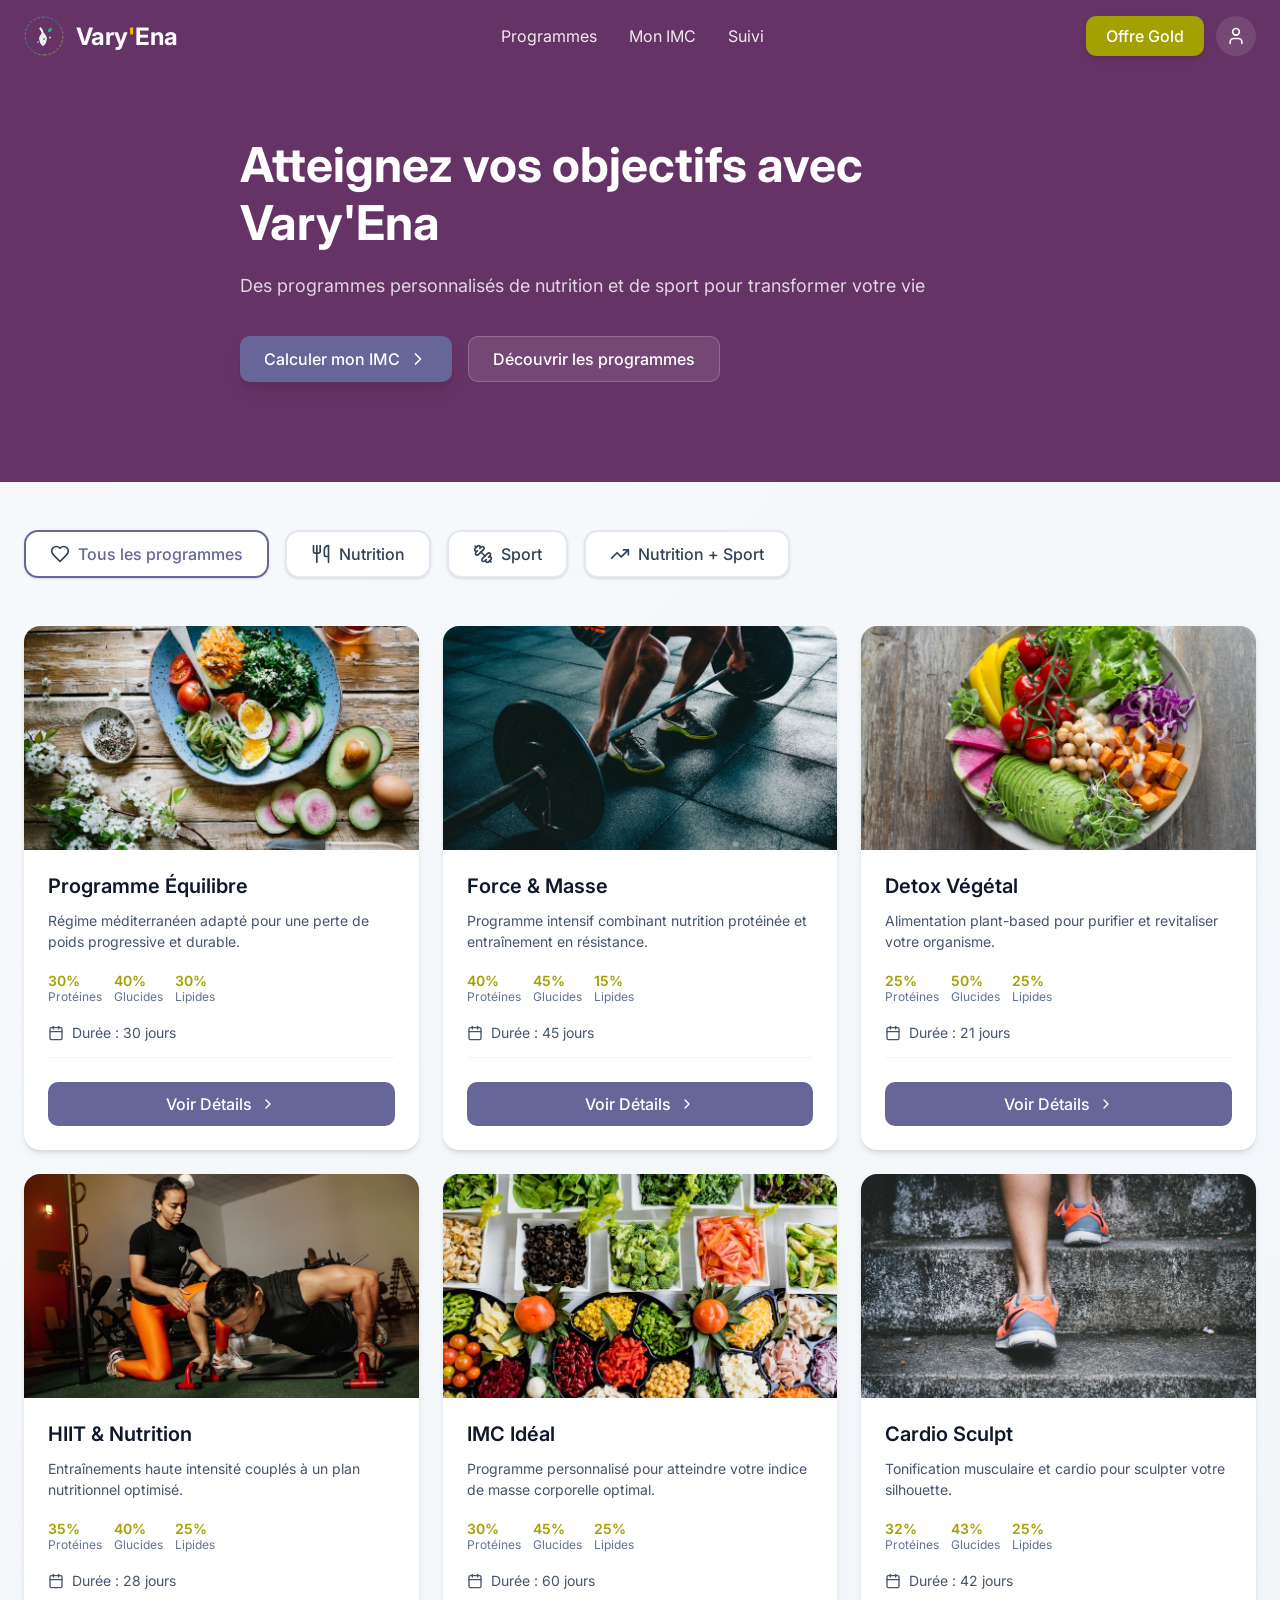
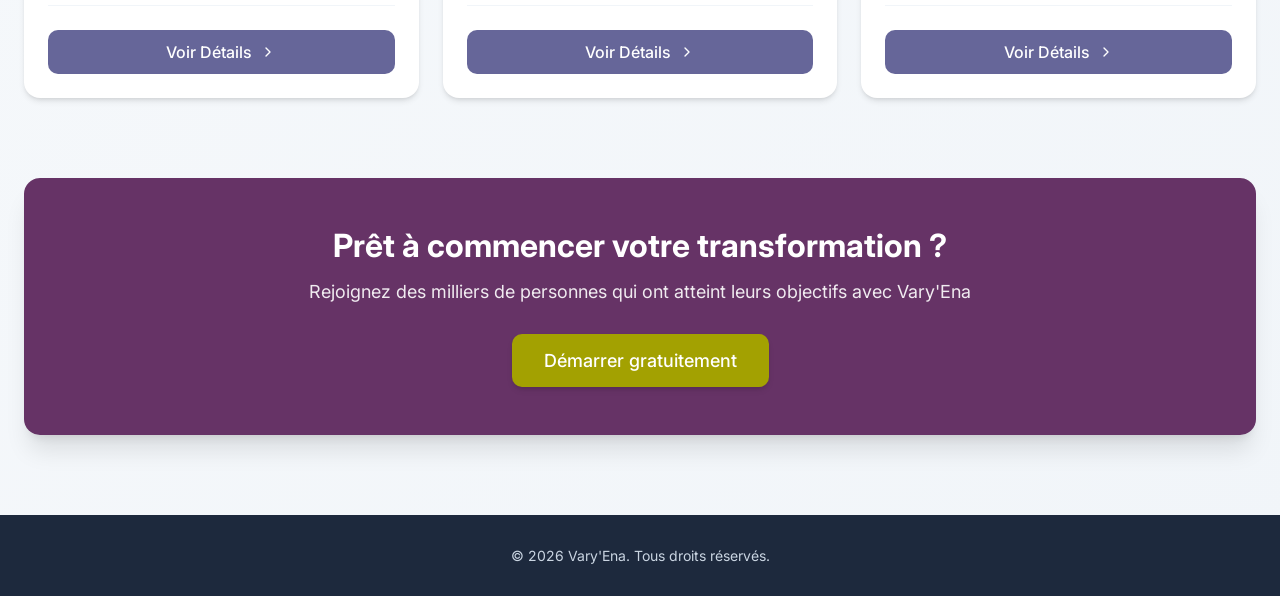
<file: template/index.html>
<!DOCTYPE html>
<html lang="en">
<head>
  <meta charset="UTF-8">
  <meta name="viewport" content="width=device-width, initial-scale=1.0">
  <title>Generated Page</title>
  <meta charset="UTF-8">
<meta name="viewport" content="width=device-width, initial-scale=1.0">
<link rel="preconnect" href="https://fonts.googleapis.com">
<link rel="preconnect" href="https://fonts.gstatic.com" crossorigin>
<link href="https://fonts.googleapis.com/css2?family=Inter:wght@400;500;600;700&display=swap" rel="stylesheet">
  <link rel="stylesheet" href="global.css">
  <link rel="stylesheet" href="style.css">


  <script src="global.js" defer></script>
</head>
<body>
<section id="section-header">
  <header class="site-header">
    <div class="container header-inner">
      <a href="#" class="logo">
        <img src="images/7_677.svg" alt="Vary'Ena Logo">
        <span class="logo-text">Vary<span class="highlight">'</span>Ena</span>
      </a>
      <nav class="main-nav">
        <a href="#section-programs">Programmes</a>
        <a href="#">Mon IMC</a>
        <a href="#">Suivi</a>
      </nav>
      <div class="header-actions">
        <a href="#" class="btn btn-gold">Offre Gold</a>
        <button class="btn btn-icon"><img src="images/7_703.svg" alt="User Profile"></button>
      </div>
    </div>
  </header>
</section>
<section id="section-hero">
  <div class="hero">
    <div class="container hero-inner">
      <h1 class="hero-title">Atteignez vos objectifs avec Vary'Ena</h1>
      <p class="hero-subtitle">Des programmes personnalisés de nutrition et de sport pour transformer votre vie</p>
      <div class="hero-buttons">
        <a href="#" class="btn btn-primary">Calculer mon IMC <img src="images/7_416.svg" alt=""></a>
        <a href="#section-programs" class="btn btn-outline">Découvrir les programmes</a>
      </div>
    </div>
  </div>
</section>
<section id="section-programs">
  <div class="container programs-inner">
    <div class="filters">
      <button class="filter-btn active"><img src="images/7_427.svg" alt=""> Tous les programmes</button>
      <button class="filter-btn"><img src="images/7_431.svg" alt=""> Nutrition</button>
      <button class="filter-btn"><img src="images/7_437.svg" alt=""> Sport</button>
      <button class="filter-btn"><img src="images/7_445.svg" alt=""> Nutrition + Sport</button>
    </div>
    
    <div class="program-grid">
      <!-- Card 1 -->
      <article class="card">
        <div class="card-image">
          <img src="images/3937f468c1808c98123ef2a2ecf856c8d1871237.png" alt="Programme Équilibre">
        </div>
        <div class="card-content">
          <h3 class="card-title">Programme Équilibre</h3>
          <p class="card-desc">Régime méditerranéen adapté pour une perte de poids progressive et durable.</p>
          <div class="macros">
            <div class="macro"><span class="macro-val">30%</span><span class="macro-label">Protéines</span></div>
            <div class="macro"><span class="macro-val">40%</span><span class="macro-label">Glucides</span></div>
            <div class="macro"><span class="macro-val">30%</span><span class="macro-label">Lipides</span></div>
          </div>
          <div class="duration">
            <img src="images/7_475.svg" alt=""> Durée : 30 jours
          </div>
          <a href="#" class="btn btn-card">Voir Détails <img src="images/7_484.svg" alt=""></a>
        </div>
      </article>

      <!-- Card 2 -->
      <article class="card">
        <div class="card-image">
          <img src="images/efeecabf3781e9e3713ca7ecf01092ec03f16964.png" alt="Force & Masse">
        </div>
        <div class="card-content">
          <h3 class="card-title">Force & Masse</h3>
          <p class="card-desc">Programme intensif combinant nutrition protéinée et entraînement en résistance.</p>
          <div class="macros">
            <div class="macro"><span class="macro-val">40%</span><span class="macro-label">Protéines</span></div>
            <div class="macro"><span class="macro-val">45%</span><span class="macro-label">Glucides</span></div>
            <div class="macro"><span class="macro-val">15%</span><span class="macro-label">Lipides</span></div>
          </div>
          <div class="duration">
            <img src="images/7_511.svg" alt=""> Durée : 45 jours
          </div>
          <a href="#" class="btn btn-card">Voir Détails <img src="images/7_520.svg" alt=""></a>
        </div>
      </article>

      <!-- Card 3 -->
      <article class="card">
        <div class="card-image">
          <img src="images/7404057519d16e0725defc17447138f0561dc523.png" alt="Detox Végétal">
        </div>
        <div class="card-content">
          <h3 class="card-title">Detox Végétal</h3>
          <p class="card-desc">Alimentation plant-based pour purifier et revitaliser votre organisme.</p>
          <div class="macros">
            <div class="macro"><span class="macro-val">25%</span><span class="macro-label">Protéines</span></div>
            <div class="macro"><span class="macro-val">50%</span><span class="macro-label">Glucides</span></div>
            <div class="macro"><span class="macro-val">25%</span><span class="macro-label">Lipides</span></div>
          </div>
          <div class="duration">
            <img src="images/7_547.svg" alt=""> Durée : 21 jours
          </div>
          <a href="#" class="btn btn-card">Voir Détails <img src="images/7_556.svg" alt=""></a>
        </div>
      </article>

      <!-- Card 4 -->
      <article class="card">
        <div class="card-image">
          <img src="images/2bbba31356fa24ddd3dd29729c8cb58f6aaa8393.png" alt="HIIT & Nutrition">
        </div>
        <div class="card-content">
          <h3 class="card-title">HIIT & Nutrition</h3>
          <p class="card-desc">Entraînements haute intensité couplés à un plan nutritionnel optimisé.</p>
          <div class="macros">
            <div class="macro"><span class="macro-val">35%</span><span class="macro-label">Protéines</span></div>
            <div class="macro"><span class="macro-val">40%</span><span class="macro-label">Glucides</span></div>
            <div class="macro"><span class="macro-val">25%</span><span class="macro-label">Lipides</span></div>
          </div>
          <div class="duration">
            <img src="images/7_583.svg" alt=""> Durée : 28 jours
          </div>
          <a href="#" class="btn btn-card">Voir Détails <img src="images/7_592.svg" alt=""></a>
        </div>
      </article>

      <!-- Card 5 -->
      <article class="card">
        <div class="card-image">
          <img src="images/c48737b3be725253bf61f54e497962adfd41ba2e.png" alt="IMC Idéal">
        </div>
        <div class="card-content">
          <h3 class="card-title">IMC Idéal</h3>
          <p class="card-desc">Programme personnalisé pour atteindre votre indice de masse corporelle optimal.</p>
          <div class="macros">
            <div class="macro"><span class="macro-val">30%</span><span class="macro-label">Protéines</span></div>
            <div class="macro"><span class="macro-val">45%</span><span class="macro-label">Glucides</span></div>
            <div class="macro"><span class="macro-val">25%</span><span class="macro-label">Lipides</span></div>
          </div>
          <div class="duration">
            <img src="images/7_619.svg" alt=""> Durée : 60 jours
          </div>
          <a href="#" class="btn btn-card">Voir Détails <img src="images/7_628.svg" alt=""></a>
        </div>
      </article>

      <!-- Card 6 -->
      <article class="card">
        <div class="card-image">
          <img src="images/43f3aff29bda422f58549633dc38c8091c83d5ef.png" alt="Cardio Sculpt">
        </div>
        <div class="card-content">
          <h3 class="card-title">Cardio Sculpt</h3>
          <p class="card-desc">Tonification musculaire et cardio pour sculpter votre silhouette.</p>
          <div class="macros">
            <div class="macro"><span class="macro-val">32%</span><span class="macro-label">Protéines</span></div>
            <div class="macro"><span class="macro-val">43%</span><span class="macro-label">Glucides</span></div>
            <div class="macro"><span class="macro-val">25%</span><span class="macro-label">Lipides</span></div>
          </div>
          <div class="duration">
            <img src="images/7_655.svg" alt=""> Durée : 42 jours
          </div>
          <a href="#" class="btn btn-card">Voir Détails <img src="images/7_664.svg" alt=""></a>
        </div>
      </article>
    </div>
  </div>
</section>
<section id="section-cta">
  <div class="container">
    <div class="cta-box">
      <h2 class="cta-title">Prêt à commencer votre transformation ?</h2>
      <p class="cta-desc">Rejoignez des milliers de personnes qui ont atteint leurs objectifs avec Vary'Ena</p>
      <a href="#" class="btn btn-gold btn-large">Démarrer gratuitement</a>
    </div>
  </div>
</section>
<section id="section-footer">
  <footer class="site-footer">
    <div class="container footer-inner">
      <p>© 2026 Vary'Ena. Tous droits réservés.</p>
    </div>
  </footer>
</section>
</body>
</html>
</file>
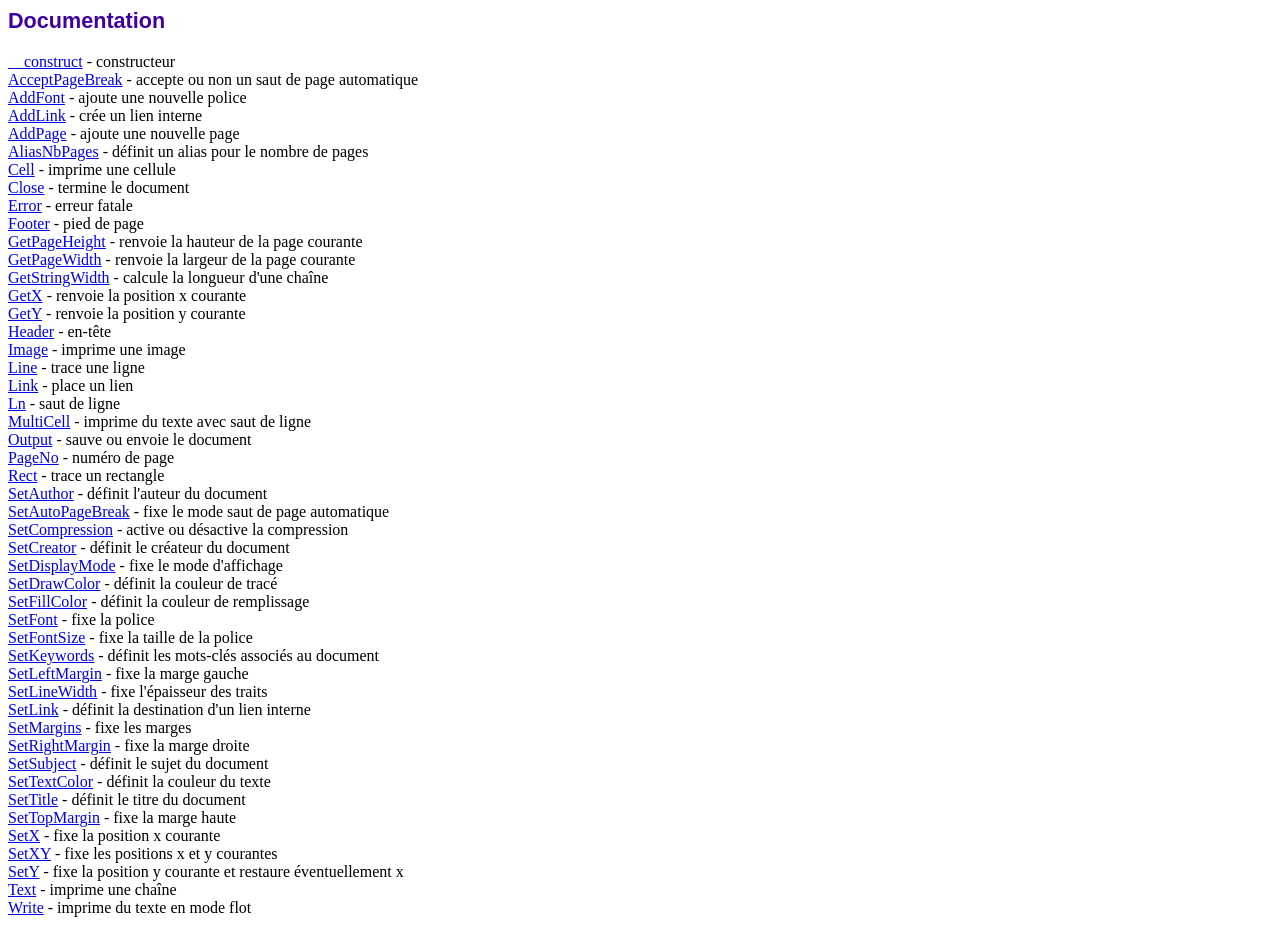
<file: fpdf186/doc/index.htm>
<!DOCTYPE html PUBLIC "-//W3C//DTD HTML 4.01 Transitional//EN">
<html>
<head>
<meta http-equiv="Content-Type" content="text/html; charset=UTF-8">
<title>Documentation</title>
<link type="text/css" rel="stylesheet" href="../fpdf.css">
</head>
<body>
<h1>Documentation</h1>
<a href="__construct.htm">__construct</a> - constructeur<br>
<a href="acceptpagebreak.htm">AcceptPageBreak</a> - accepte ou non un saut de page automatique<br>
<a href="addfont.htm">AddFont</a> - ajoute une nouvelle police<br>
<a href="addlink.htm">AddLink</a> - crée un lien interne<br>
<a href="addpage.htm">AddPage</a> - ajoute une nouvelle page<br>
<a href="aliasnbpages.htm">AliasNbPages</a> - définit un alias pour le nombre de pages<br>
<a href="cell.htm">Cell</a> - imprime une cellule<br>
<a href="close.htm">Close</a> - termine le document<br>
<a href="error.htm">Error</a> - erreur fatale<br>
<a href="footer.htm">Footer</a> - pied de page<br>
<a href="getpageheight.htm">GetPageHeight</a> - renvoie la hauteur de la page courante<br>
<a href="getpagewidth.htm">GetPageWidth</a> - renvoie la largeur de la page courante<br>
<a href="getstringwidth.htm">GetStringWidth</a> - calcule la longueur d'une chaîne<br>
<a href="getx.htm">GetX</a> - renvoie la position x courante<br>
<a href="gety.htm">GetY</a> - renvoie la position y courante<br>
<a href="header.htm">Header</a> - en-tête<br>
<a href="image.htm">Image</a> - imprime une image<br>
<a href="line.htm">Line</a> - trace une ligne<br>
<a href="link.htm">Link</a> - place un lien<br>
<a href="ln.htm">Ln</a> - saut de ligne<br>
<a href="multicell.htm">MultiCell</a> - imprime du texte avec saut de ligne<br>
<a href="output.htm">Output</a> - sauve ou envoie le document<br>
<a href="pageno.htm">PageNo</a> - numéro de page<br>
<a href="rect.htm">Rect</a> - trace un rectangle<br>
<a href="setauthor.htm">SetAuthor</a> - définit l'auteur du document<br>
<a href="setautopagebreak.htm">SetAutoPageBreak</a> - fixe le mode saut de page automatique<br>
<a href="setcompression.htm">SetCompression</a> - active ou désactive la compression<br>
<a href="setcreator.htm">SetCreator</a> - définit le créateur du document<br>
<a href="setdisplaymode.htm">SetDisplayMode</a> - fixe le mode d'affichage<br>
<a href="setdrawcolor.htm">SetDrawColor</a> - définit la couleur de tracé<br>
<a href="setfillcolor.htm">SetFillColor</a> - définit la couleur de remplissage<br>
<a href="setfont.htm">SetFont</a> - fixe la police<br>
<a href="setfontsize.htm">SetFontSize</a> - fixe la taille de la police<br>
<a href="setkeywords.htm">SetKeywords</a> - définit les mots-clés associés au document<br>
<a href="setleftmargin.htm">SetLeftMargin</a> - fixe la marge gauche<br>
<a href="setlinewidth.htm">SetLineWidth</a> - fixe l'épaisseur des traits<br>
<a href="setlink.htm">SetLink</a> - définit la destination d'un lien interne<br>
<a href="setmargins.htm">SetMargins</a> - fixe les marges<br>
<a href="setrightmargin.htm">SetRightMargin</a> - fixe la marge droite<br>
<a href="setsubject.htm">SetSubject</a> - définit le sujet du document<br>
<a href="settextcolor.htm">SetTextColor</a> - définit la couleur du texte<br>
<a href="settitle.htm">SetTitle</a> - définit le titre du document<br>
<a href="settopmargin.htm">SetTopMargin</a> - fixe la marge haute<br>
<a href="setx.htm">SetX</a> - fixe la position x courante<br>
<a href="setxy.htm">SetXY</a> - fixe les positions x et y courantes<br>
<a href="sety.htm">SetY</a> - fixe la position y courante et restaure éventuellement x<br>
<a href="text.htm">Text</a> - imprime une chaîne<br>
<a href="write.htm">Write</a> - imprime du texte en mode flot<br>
</body>
</html>
</file>
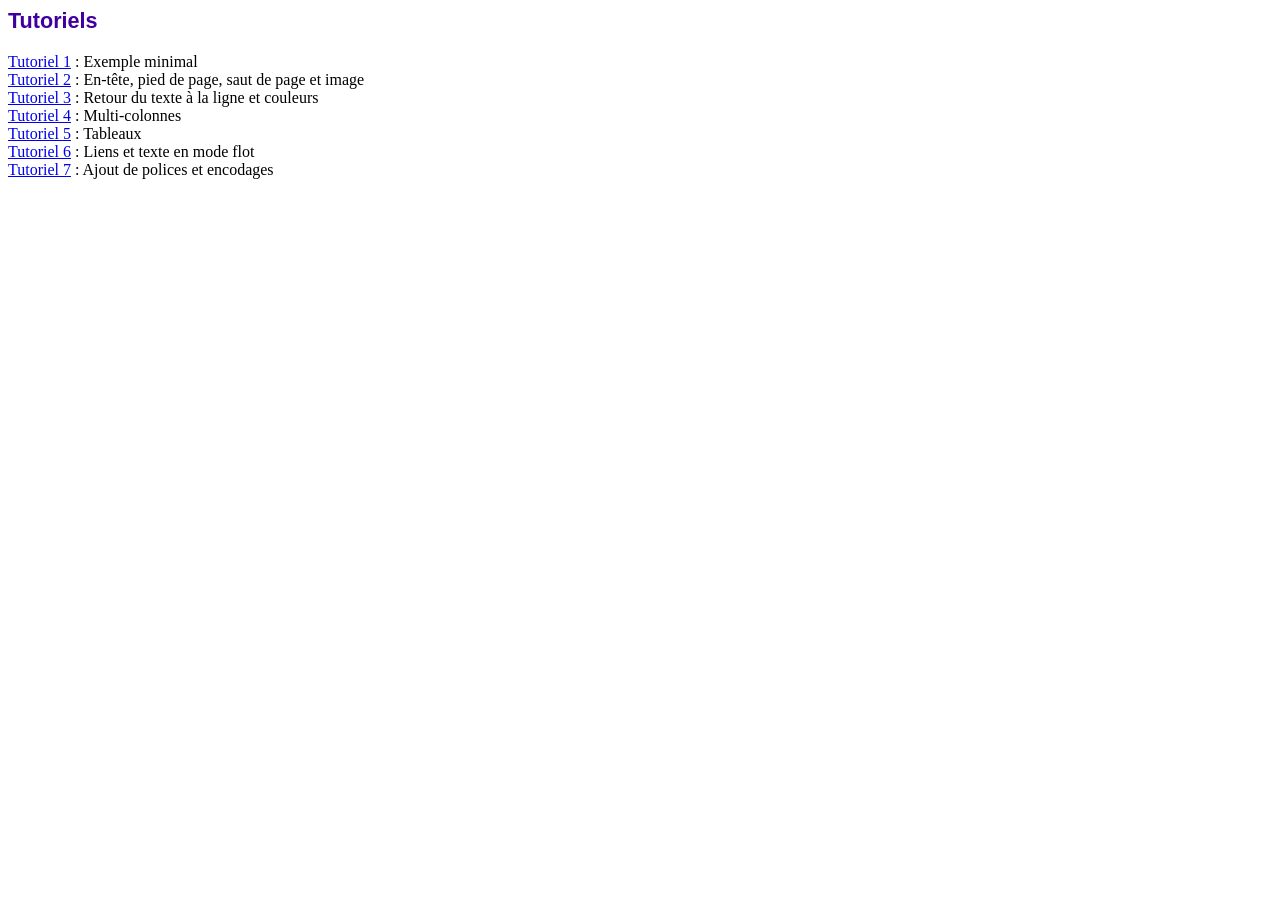
<file: fpdf186/tutorial/index.htm>
<!DOCTYPE html PUBLIC "-//W3C//DTD HTML 4.01 Transitional//EN">
<html>
<head>
<meta http-equiv="Content-Type" content="text/html; charset=UTF-8">
<title>Tutoriels</title>
<link type="text/css" rel="stylesheet" href="../fpdf.css">
</head>
<body>
<h1>Tutoriels</h1>
<ul style="list-style-type:none; margin-left:0; padding-left:0">
<li><a href="tuto1.htm">Tutoriel 1</a> : Exemple minimal</li>
<li><a href="tuto2.htm">Tutoriel 2</a> : En-tête, pied de page, saut de page et image</li>
<li><a href="tuto3.htm">Tutoriel 3</a> : Retour du texte à la ligne et couleurs</li>
<li><a href="tuto4.htm">Tutoriel 4</a> : Multi-colonnes</li>
<li><a href="tuto5.htm">Tutoriel 5</a> : Tableaux</li>
<li><a href="tuto6.htm">Tutoriel 6</a> : Liens et texte en mode flot</li>
<li><a href="tuto7.htm">Tutoriel 7</a> : Ajout de polices et encodages</li>
</ul>
</body>
</html>
</file>
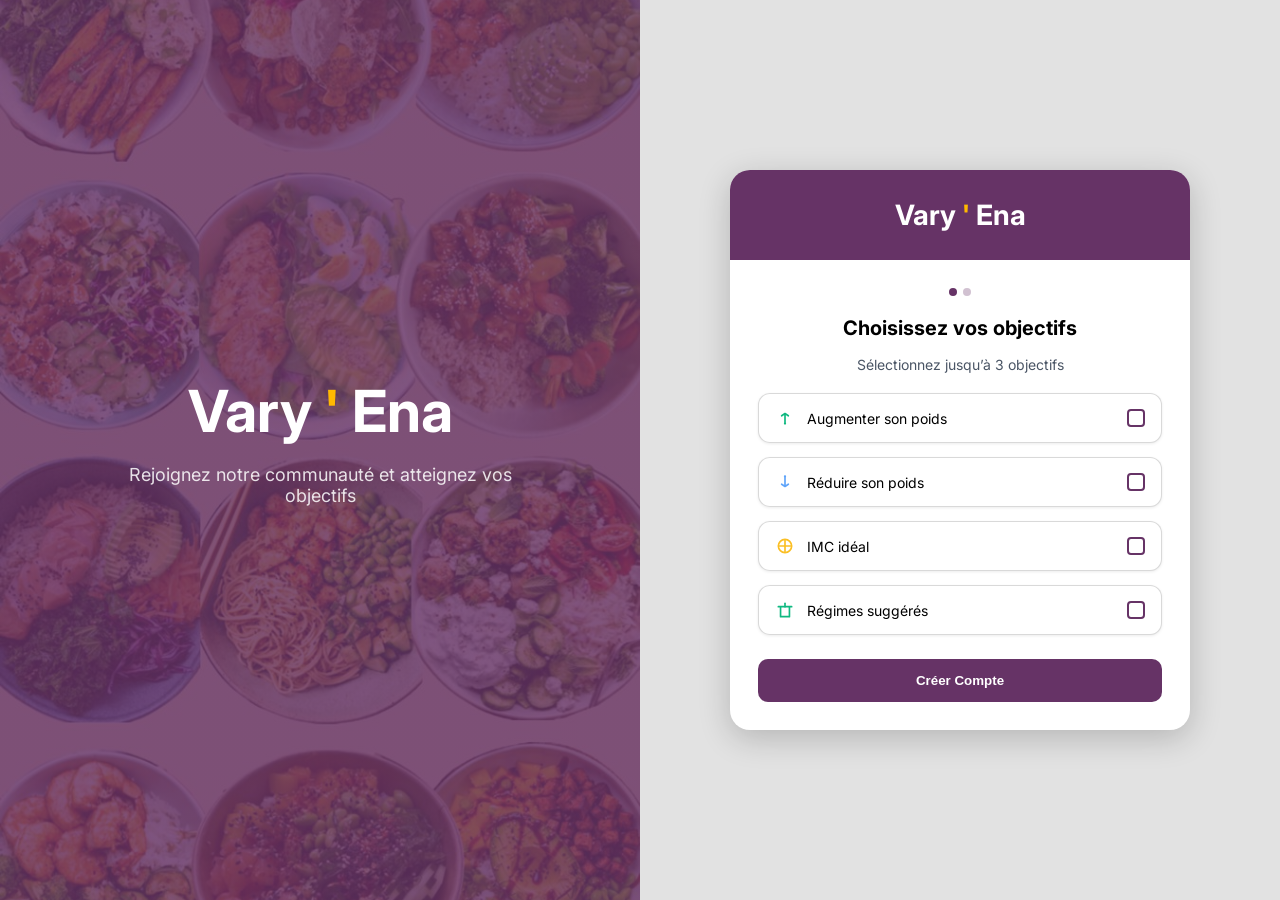
<file: template/incs-goal/index.html>
<!DOCTYPE html>
<html lang="en">

<head>
  <meta charset="UTF-8">
  <meta name="viewport" content="width=device-width, initial-scale=1.0">
  <title>Goal Selection</title>
  <link rel="stylesheet" href="insc-goal.css">
  <link href="https://fonts.googleapis.com/css2?family=Inter:wght@400;500;600;700&display=swap" rel="stylesheet">
</head>

<body>

  <section id="registration-section">
    <div class="split-layout">

      <!-- LEFT -->
      <div class="left-panel">
        <div class="left-content">
          <h1 class="logo-large">
            <span class="text-white">Vary</span>
            <span class="text-yellow">'</span>
            <span class="text-white">Ena</span>
          </h1>
          <p class="subtitle">Rejoignez notre communauté et atteignez vos objectifs</p>
        </div>
      </div>

      <!-- RIGHT -->
      <div class="right-panel">
        <div class="registration-card">

          <!-- HEADER -->
          <div class="card-header">
            <div class="logo-small">
              <span class="text-white">Vary</span>
              <span class="text-yellow">'</span>
              <span class="text-white">Ena</span>
            </div>
          </div>

          <!-- BODY -->
          <div class="card-body">

            <div class="pagination">
              <span class="dot active"></span>
              <span class="dot"></span>
            </div>

            <h2 class="form-title">Choisissez vos objectifs</h2>
            <p class="form-subtitle">Sélectionnez jusqu’à 3 objectifs</p>

            <div class="options-list">

              <label class="goal-option">
                <img src="images/76_594.svg" class="option-icon">
                <span class="option-text">Augmenter son poids</span>
                <input type="checkbox" class="hidden-checkbox">
                <span class="custom-checkbox"><span class="checkbox-inner"></span></span>
              </label>

              <label class="goal-option">
                <img src="images/76_602.svg" class="option-icon">
                <span class="option-text">Réduire son poids</span>
                <input type="checkbox" class="hidden-checkbox">
                <span class="custom-checkbox"><span class="checkbox-inner"></span></span>
              </label>

              <label class="goal-option">
                <img src="images/76_611.svg" class="option-icon">
                <span class="option-text">IMC idéal</span>
                <input type="checkbox" class="hidden-checkbox">
                <span class="custom-checkbox"><span class="checkbox-inner"></span></span>
              </label>

              <label class="goal-option">
                <img src="images/76_619.svg" class="option-icon">
                <span class="option-text">Régimes suggérés</span>
                <input type="checkbox" class="hidden-checkbox">
                <span class="custom-checkbox"><span class="checkbox-inner"></span></span>
              </label>

            </div>

            <button class="btn-primary">Créer Compte</button>

          </div>
        </div>
      </div>

    </div>
  </section>

</body>

</html>
</file>
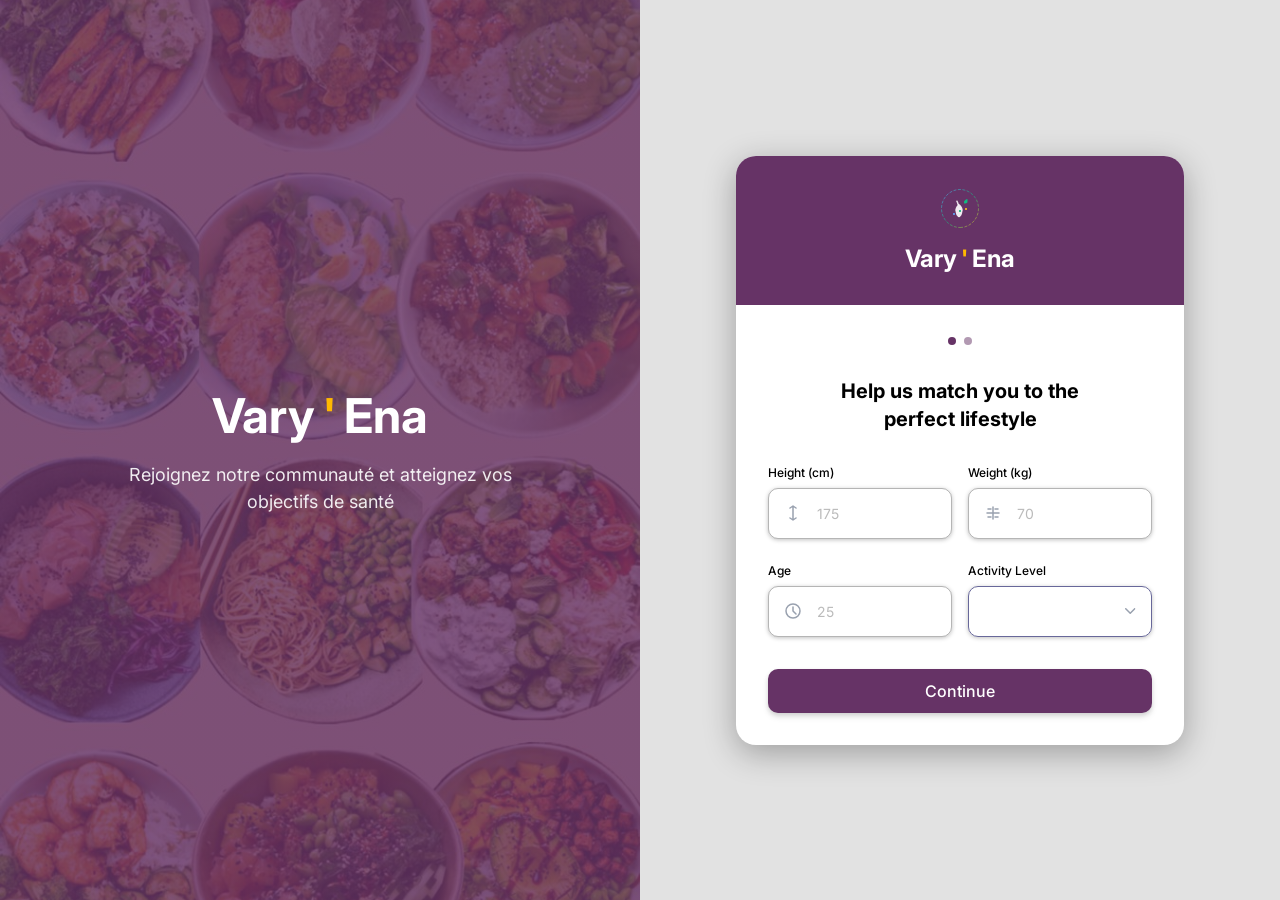
<file: template/insc-health/index.html>
<!DOCTYPE html>
<html lang="en">
<head>
  <meta charset="UTF-8">
  <meta name="viewport" content="width=device-width, initial-scale=1.0">
  <title>Generated Page</title>
  <meta charset="UTF-8">
<meta name="viewport" content="width=device-width, initial-scale=1.0">
<link rel="preconnect" href="https://fonts.googleapis.com">
<link rel="preconnect" href="https://fonts.gstatic.com" crossorigin>
<link href="https://fonts.googleapis.com/css2?family=Inter:wght@400;500;600;700&display=swap" rel="stylesheet">
  <link rel="stylesheet" href="global.css">
  <link rel="stylesheet" href="insc-health.css">

  <script src="global.js" defer></script>
</head>
<body>
<section id="section-onboarding">
  <div class="split-layout">
    <div class="left-panel">
      <div class="brand-large">
        <span>Vary</span><span class="highlight">'</span><span>Ena</span>
      </div>
      <p class="subtitle">Rejoignez notre communauté et atteignez vos objectifs de santé</p>
    </div>
    <div class="right-panel">
      <div class="card">
        <div class="card-header">
          <div class="logo-icon-merged" style="position: relative; width: 40px; height: 40px;">
            <!--merged image-->
            <img src="images/76_241.svg" style="position: absolute; left: 1px; top: 1px; width: 38px; height: 39px;" alt="">
            <img src="images/76_244.svg" style="position: absolute; left: 15px; top: 16.5px; width: 8px; height: 13.5px;" alt="">
            <img src="images/76_249.svg" style="position: absolute; left: 16px; top: 12px; width: 3px; height: 6.5px;" alt="">
            <img src="images/76_252.svg" style="position: absolute; left: 24px; top: 11.5px; width: 3.75px; height: 4.625px;" alt="">
            <img src="images/76_255.svg" style="position: absolute; left: 13px; top: 25px; width: 2px; height: 2px;" alt="">
            <img src="images/76_258.svg" style="position: absolute; left: 19px; top: 22px; width: 2px; height: 2px;" alt="">
            <img src="images/76_261.svg" style="position: absolute; left: 25px; top: 20.5px; width: 2px; height: 2px;" alt="">
          </div>
          <div class="brand-small">
            <span>Vary</span><span class="highlight">'</span><span>Ena</span>
          </div>
        </div>
        <div class="card-body">
          <div class="pagination">
            <div class="dot active"></div>
            <div class="dot"></div>
          </div>
          <h2 class="heading">Help us match you to the perfect lifestyle</h2>
          <form class="form-grid">
            <div class="form-group">
              <label class="form-label">Height (cm)</label>
              <div class="input-wrapper">
                <div class="input-icon">
                  <img src="images/76_290.svg" alt="Height Icon">
                </div>
                <input type="number" class="form-input" placeholder="175">
              </div>
            </div>
            <div class="form-group">
              <label class="form-label">Weight (kg)</label>
              <div class="input-wrapper">
                <div class="input-icon">
                  <img src="images/76_301.svg" alt="Weight Icon">
                </div>
                <input type="number" class="form-input" placeholder="70">
              </div>
            </div>
            <div class="form-group">
              <label class="form-label">Age</label>
              <div class="input-wrapper">
                <div class="input-icon">
                  <img src="images/76_312.svg" alt="Age Icon">
                </div>
                <input type="number" class="form-input" placeholder="25">
              </div>
            </div>
            <div class="form-group">
              <label class="form-label">Activity Level</label>
              <div class="input-wrapper">
                <select class="form-select">
                  <option value="" disabled selected></option>
                  <option value="low">Low</option>
                  <option value="medium">Medium</option>
                  <option value="high">High</option>
                </select>
                <div class="select-icon">
                  <img src="images/76_323.svg" alt="Dropdown Icon">
                </div>
              </div>
            </div>
          </form>
          <button type="button" class="btn-primary">Continue</button>
        </div>
      </div>
    </div>
  </div>
</section>
</body>
</html>
</file>
<file: template/global.css>
:root {
  --primary: #663366;
  --secondary: #666699;
  --accent: #a3a101;
  --text-dark: #0f172b;
  --text-gray: #45556c;
  --text-light: #ffffff;
  --text-muted: rgba(255, 255, 255, 0.8);
  --bg-dark: #1d293d;
  --border: #e2e8f0;
  --font-family: 'Inter', sans-serif;
}

body {
  font-family: var(--font-family);
  margin: 0;
  padding: 0;
  background: linear-gradient(135deg, #f8fafc 0%, #f1f5f9 100%);
  color: var(--text-dark);
  -webkit-font-smoothing: antialiased;
}

.container {
  max-width: 1280px;
  margin: 0 auto;
  padding: 0 24px;
}

a {
  text-decoration: none;
  color: inherit;
}

button {
  font-family: inherit;
  cursor: pointer;
  border: none;
  background: none;
}

.btn {
  display: inline-flex;
  align-items: center;
  justify-content: center;
  gap: 8px;
  font-weight: 500;
  transition: all 0.2s ease;
}

.btn-gold {
  background-color: var(--accent);
  color: var(--text-light);
  border-radius: 10px;
  padding: 10px 20px;
  box-shadow: 0px 2px 4px -2px rgba(0, 0, 0, 0.1), 0px 4px 6px -1px rgba(0, 0, 0, 0.1);
}

.btn-gold:hover {
  opacity: 0.9;
}

.btn-primary {
  background-color: var(--secondary);
  color: var(--text-light);
  border-radius: 10px;
  padding: 12px 24px;
  box-shadow: 0px 4px 6px -4px rgba(0, 0, 0, 0.1), 0px 10px 15px -3px rgba(0, 0, 0, 0.1);
}

.btn-primary:hover {
  opacity: 0.9;
}

.btn-outline {
  background-color: rgba(255, 255, 255, 0.1);
  color: var(--text-light);
  border: 1px solid rgba(255, 255, 255, 0.2);
  border-radius: 10px;
  padding: 12px 24px;
}

.btn-outline:hover {
  background-color: rgba(255, 255, 255, 0.2);
}

.btn-icon {
  background-color: rgba(255, 255, 255, 0.1);
  border-radius: 50%;
  width: 40px;
  height: 40px;
  padding: 0;
}

.btn-icon:hover {
  background-color: rgba(255, 255, 255, 0.2);
}
</file>
<file: template/style.css>
/* CSS for section section:Header */
.site-header {
  background-color: var(--primary);
  padding: 16px 0;
  color: var(--text-light);
}
.header-inner {
  display: flex;
  justify-content: space-between;
  align-items: center;
}
.logo {
  display: flex;
  align-items: center;
  gap: 12px;
}
.logo-text {
  font-size: 24px;
  font-weight: 700;
}
.logo .highlight {
  color: #ffb900;
}
.main-nav {
  display: flex;
  gap: 32px;
}
.main-nav a {
  color: rgba(255, 255, 255, 0.9);
  font-size: 16px;
}
.main-nav a:hover {
  color: var(--text-light);
}
.header-actions {
  display: flex;
  align-items: center;
  gap: 12px;
}
@media (max-width: 768px) {
  .main-nav {
    display: none;
  }
}

/* CSS for section section:Hero */
.hero {
  background-color: var(--primary);
  padding: 64px 0 100px;
  color: var(--text-light);
}
.hero-inner {
  display: flex;
  flex-direction: column;
  gap: 24px;
  max-width: 800px;
}
.hero-title {
  font-size: 48px;
  font-weight: 700;
  margin: 0;
  line-height: 1.2;
}
.hero-subtitle {
  font-size: 18px;
  color: var(--text-muted);
  margin: 0;
}
.hero-buttons {
  display: flex;
  gap: 16px;
  margin-top: 16px;
}
@media (max-width: 768px) {
  .hero-title {
    font-size: 36px;
  }
  .hero-buttons {
    flex-direction: column;
  }
}

/* CSS for section section:Programs */
#section-programs {
  padding-top: 48px;
  padding-bottom: 80px;
}
.filters {
  display: flex;
  gap: 16px;
  margin-bottom: 48px;
  flex-wrap: wrap;
}
.filter-btn {
  display: flex;
  align-items: center;
  gap: 8px;
  background-color: var(--text-light);
  border: 2px solid var(--border);
  border-radius: 14px;
  padding: 12px 24px;
  font-size: 16px;
  color: #314158;
  font-weight: 500;
  box-shadow: 0px 1px 2px -1px rgba(0, 0, 0, 0.1), 0px 1px 3px 0px rgba(0, 0, 0, 0.1);
  transition: all 0.2s ease;
}
.filter-btn:hover, .filter-btn.active {
  border-color: var(--secondary);
  color: var(--secondary);
}
.program-grid {
  display: grid;
  grid-template-columns: repeat(auto-fill, minmax(350px, 1fr));
  gap: 24px;
}
.card {
  background-color: var(--text-light);
  border-radius: 16px;
  overflow: hidden;
  box-shadow: 0px 2px 4px -2px rgba(0, 0, 0, 0.1), 0px 4px 6px -1px rgba(0, 0, 0, 0.1);
  display: flex;
  flex-direction: column;
}
.card-image {
  height: 224px;
  background-color: var(--border);
}
.card-image img {
  width: 100%;
  height: 100%;
  object-fit: cover;
}
.card-content {
  padding: 24px;
  display: flex;
  flex-direction: column;
  flex-grow: 1;
}
.card-title {
  font-size: 20px;
  font-weight: 600;
  margin: 0 0 12px 0;
  color: var(--text-dark);
}
.card-desc {
  font-size: 14px;
  color: var(--text-gray);
  margin: 0 0 20px 0;
  line-height: 1.5;
  flex-grow: 1;
}
.macros {
  display: flex;
  gap: 12px;
  margin-bottom: 20px;
}
.macro {
  display: flex;
  flex-direction: column;
}
.macro-val {
  color: var(--accent);
  font-weight: 600;
  font-size: 14px;
}
.macro-label {
  color: #62748e;
  font-size: 12px;
}
.duration {
  display: flex;
  align-items: center;
  gap: 8px;
  color: var(--text-gray);
  font-size: 14px;
  margin-bottom: 24px;
  padding-bottom: 16px;
  border-bottom: 1px solid #f1f5f9;
}
.btn-card {
  background-color: var(--secondary);
  color: var(--text-light);
  border-radius: 10px;
  padding: 12px;
  width: 100%;
  text-align: center;
  display: flex;
  justify-content: center;
  align-items: center;
  gap: 8px;
  box-sizing: border-box;
  font-weight: 500;
  transition: opacity 0.2s ease;
}
.btn-card:hover {
  opacity: 0.9;
}
@media (max-width: 768px) {
  .program-grid {
    grid-template-columns: 1fr;
  }
}

/* CSS for section section:CTA */
#section-cta {
  padding-bottom: 80px;
}
.cta-box {
  background-color: var(--primary);
  border-radius: 16px;
  padding: 48px 24px;
  text-align: center;
  color: var(--text-light);
  box-shadow: 0px 8px 10px -6px rgba(0, 0, 0, 0.1), 0px 20px 25px -5px rgba(0, 0, 0, 0.1);
  display: flex;
  flex-direction: column;
  align-items: center;
  gap: 16px;
}
.cta-title {
  font-size: 32px;
  font-weight: 700;
  margin: 0;
}
.cta-desc {
  font-size: 18px;
  color: rgba(255, 255, 255, 0.9);
  margin: 0 0 16px 0;
}
.btn-large {
  padding: 16px 32px;
  font-size: 18px;
}
@media (max-width: 768px) {
  .cta-title {
    font-size: 24px;
  }
}

/* CSS for section section:Footer */
.site-footer {
  background-color: var(--bg-dark);
  padding: 32px 0;
  text-align: center;
  color: #cad5e2;
}
.footer-inner p {
  margin: 0;
  font-size: 14px;
}
</file>
<file: fpdf186/fpdf.css>
body {font-family:"Times New Roman",serif}
h1 {font:bold 135% Arial,sans-serif; color:#4000A0; margin-bottom:0.9em}
h2 {font:bold 95% Arial,sans-serif; color:#900000; margin-top:1.5em; margin-bottom:1em}
dl.param dt {text-decoration:underline}
dl.param dd {margin-top:1em; margin-bottom:1em}
dl.param ul {margin-top:1em; margin-bottom:1em}
tt, code, kbd {font-family:"Courier New",Courier,monospace; font-size:82%}
div.source {margin-top:1.4em; margin-bottom:1.3em}
div.source pre {display:table; border:1px solid #24246A; width:100%; margin:0em; font-family:inherit; font-size:100%}
div.source code {display:block; border:1px solid #C5C5EC; background-color:#F0F5FF; padding:6px; color:#000000}
div.doc-source {margin-top:1.4em; margin-bottom:1.3em}
div.doc-source pre {display:table; width:100%; margin:0em; font-family:inherit; font-size:100%}
div.doc-source code {display:block; background-color:#E0E0E0; padding:4px}
.kw {color:#000080; font-weight:bold}
.str {color:#CC0000}
.cmt {color:#008000}
p.demo {text-align:center; margin-top:-0.9em}
a.demo {text-decoration:none; font-weight:bold; color:#0000CC}
a.demo:link {text-decoration:none; font-weight:bold; color:#0000CC}
a.demo:hover {text-decoration:none; font-weight:bold; color:#0000FF}
a.demo:active {text-decoration:none; font-weight:bold; color:#0000FF}
</file>
<file: template/incs-goal/insc-goal.css>
:root {
    --primary-color: #663366;
    --accent-color: #ffb900;
    --text-dark: #000000;
    --text-gray: #4a5565;
    --bg-gray: #e2e2e2;
    --white: #ffffff;
}

*,
*::before,
*::after {
    box-sizing: border-box;
}

body {
    font-family: 'Inter', sans-serif;
    margin: 0;
    padding: 0;
    background-color: var(--bg-gray);
}

/* =========================
   MAIN SPLIT LAYOUT FIX
========================= */

#registration-section {
    width: 100%;
    min-height: 100vh;
}

.split-layout {
    display: flex;
    width: 100%;
    min-height: 100vh;
}

/* =========================
   LEFT PANEL (IMAGE)
========================= */

.left-panel {
    flex: 0 0 50%;
    width: 50%;
    background: linear-gradient(rgba(102, 51, 102, 0.83),
            rgba(102, 51, 102, 0.83)),
        url('images/c7860d66b83eb9d06c543aa34ea9bc9aa4727194.png') center/cover no-repeat;

    display: flex;
    justify-content: center;
    align-items: center;
    text-align: center;
    padding: 40px;
}

.left-content {
    max-width: 450px;
}

.logo-large {
    font-size: 58px;
    font-weight: 700;
    margin: 0;
}

.text-white {
    color: white;
}

.text-yellow {
    color: var(--accent-color);
}

.subtitle {
    color: rgba(255, 255, 255, 0.85);
    font-size: 18px;
}

/* =========================
   RIGHT PANEL (FORM)
========================= */

.right-panel {
    flex: 0 0 50%;
    width: 50%;
    display: flex;
    justify-content: center;
    align-items: center;
    padding: 40px;
    background: var(--bg-gray);
}

/* CARD */
.registration-card {
    width: 100%;
    max-width: 460px;
    background: var(--white);
    border-radius: 20px;
    box-shadow: 0px 8px 32px rgba(0, 0, 0, 0.2);
    overflow: hidden;
}

/* HEADER */
.card-header {
    background: var(--primary-color);
    padding: 28px;
    text-align: center;
}

.logo-small {
    font-size: 28px;
    font-weight: 700;
    color: white;
}

/* BODY */
.card-body {
    padding: 28px;
}

.pagination {
    display: flex;
    justify-content: center;
    gap: 6px;
    margin-bottom: 20px;
}

.dot {
    width: 8px;
    height: 8px;
    border-radius: 50%;
    background: var(--primary-color);
    opacity: 0.3;
}

.dot.active {
    opacity: 1;
}

.form-title {
    text-align: center;
    font-size: 20px;
    font-weight: 700;
}

.form-subtitle {
    text-align: center;
    font-size: 14px;
    color: var(--text-gray);
}

/* =========================
   GOAL OPTIONS (INSCRIPTION STYLE)
========================= */

.options-list {
    display: flex;
    flex-direction: column;
    gap: 14px;
    margin-top: 20px;
}

.goal-option {
    display: flex;
    align-items: center;
    justify-content: space-between;
    gap: 12px;

    padding: 14px 16px;
    border-radius: 12px;

    border: 1px solid rgba(0, 0, 0, 0.15);
    background: var(--white);

    cursor: pointer;
    transition: 0.2s ease;

    box-shadow: 0px 1px 3px rgba(0, 0, 0, 0.08);
}

.goal-option:hover {
    border-color: var(--primary-color);
    box-shadow: 0px 2px 10px rgba(102, 51, 102, 0.15);
}

/* ICON */
.option-icon {
    width: 20px;
    height: 20px;
}

/* TEXT */
.option-text {
    flex: 1;
    font-size: 14px;
    color: var(--text-dark);
}

/* HIDE CHECKBOX */
.hidden-checkbox {
    display: none;
}

/* CUSTOM CHECK */
.custom-checkbox {
    width: 18px;
    height: 18px;
    border: 2px solid var(--primary-color);
    border-radius: 4px;
    display: flex;
    align-items: center;
    justify-content: center;
}

.checkbox-inner {
    width: 10px;
    height: 10px;
    background: transparent;
    border-radius: 2px;
}

.hidden-checkbox:checked+.custom-checkbox .checkbox-inner {
    background: var(--primary-color);
}

/* SELECTED STATE */
.goal-option:has(.hidden-checkbox:checked) {
    border-color: var(--primary-color);
    background: rgba(102, 51, 102, 0.06);
}

/* BUTTON */
.btn-primary {
    width: 100%;
    margin-top: 24px;
    padding: 14px;

    background: var(--primary-color);
    color: white;

    border: none;
    border-radius: 10px;

    font-weight: 600;
    cursor: pointer;
}

/* =========================
   RESPONSIVE
========================= */

@media (max-width: 992px) {
    .split-layout {
        flex-direction: column;
    }

    .left-panel,
    .right-panel {
        flex: 1;
        width: 100%;
    }

    .registration-card {
        max-width: 100%;
    }
}
</file>
<file: template/insc-health/global.css>
/* RESET */
*, *::before, *::after {
  box-sizing: border-box;
}

body {
  font-family: 'Inter', sans-serif;
  margin: 0;
  padding: 0;
  background-color: #e2e2e2;
}

/* LINKS */
a {
  text-decoration: none;
  color: inherit;
}

/* BUTTON RESET */
button {
  font-family: inherit;
}
</file>
<file: template/insc-health/insc-health.css>
/* CSS for section section:Onboarding */
#section-onboarding {
    width: 100%;
    min-height: 100vh;
}

.split-layout {
    display: flex;
    min-height: 100vh;
    width: 100%;
}

.left-panel {
    flex: 1;
    background-image: linear-gradient(rgba(102, 51, 102, 0.83), rgba(102, 51, 102, 0.83)), url('images/c7860d66b83eb9d06c543aa34ea9bc9aa4727194.png');
    background-size: cover;
    background-position: center;
    display: flex;
    flex-direction: column;
    justify-content: center;
    align-items: center;
    padding: 40px;
    color: #ffffff;
    text-align: center;
}

.brand-large {
    font-size: 48px;
    font-weight: 700;
    margin-bottom: 16px;
    display: flex;
    align-items: center;
    gap: 8px;
}

.brand-large .highlight {
    color: #ffb900;
}

.subtitle {
    font-size: 18px;
    color: rgba(255, 255, 255, 0.9);
    max-width: 448px;
    line-height: 1.5;
    margin: 0;
}

.right-panel {
    flex: 1;
    background-color: #e2e2e2;
    display: flex;
    justify-content: center;
    align-items: center;
    padding: 40px;
}

.card {
    background-color: #ffffff;
    border-radius: 20px;
    box-shadow: 0px 8px 32px 0px rgba(0, 0, 0, 0.3);
    width: 100%;
    max-width: 448px;
    overflow: hidden;
    display: flex;
    flex-direction: column;
}

.card-header {
    background-color: #663366;
    padding: 32px;
    display: flex;
    flex-direction: column;
    align-items: center;
    gap: 16px;
    color: #ffffff;
}

.brand-small {
    font-size: 24px;
    font-weight: 700;
    display: flex;
    align-items: center;
    gap: 4px;
}

.brand-small .highlight {
    color: #ffb900;
}

.card-body {
    padding: 32px;
    display: flex;
    flex-direction: column;
    align-items: center;
}

.pagination {
    display: flex;
    gap: 8px;
    margin-bottom: 32px;
}

.dot {
    width: 8px;
    height: 8px;
    border-radius: 50%;
    background-color: #663366;
    opacity: 0.5;
}

.dot.active {
    opacity: 1;
}

.heading {
    font-size: 20px;
    font-weight: 700;
    color: #000000;
    text-align: center;
    margin: 0 0 32px 0;
    max-width: 300px;
    line-height: 1.4;
}

.form-grid {
    display: grid;
    grid-template-columns: 1fr 1fr;
    gap: 24px 16px;
    width: 100%;
    margin-bottom: 32px;
}

.form-group {
    display: flex;
    flex-direction: column;
    gap: 8px;
}

.form-label {
    font-size: 12px;
    color: #000000;
    font-weight: 500;
}

.input-wrapper {
    position: relative;
    display: flex;
    align-items: center;
    width: 100%;
}

.input-icon {
    position: absolute;
    left: 16px;
    display: flex;
    justify-content: center;
    align-items: center;
    pointer-events: none;
}

.form-input,
.form-select {
    width: 100%;
    height: 51px;
    border: 1px solid rgba(0, 0, 0, 0.29);
    border-radius: 10px;
    padding: 0 16px 0 48px;
    font-size: 14px;
    color: #000000;
    background-color: transparent;
    box-shadow: 0px 1px 4px 0px rgba(0, 0, 0, 0.25);
    outline: none;
    font-family: inherit;
    transition: border-color 0.2s;
}

.form-input:focus,
.form-select:focus {
    border-color: #663366;
}

.form-input::placeholder {
    color: rgba(0, 0, 0, 0.27);
}

.form-select {
    padding: 0 40px 0 16px;
    appearance: none;
    border: 1px solid rgba(101, 101, 152, 0.98);
    cursor: pointer;
}

.select-icon {
    position: absolute;
    right: 16px;
    display: flex;
    justify-content: center;
    align-items: center;
    pointer-events: none;
}

.btn-primary {
    width: 100%;
    height: 44px;
    background-color: #663366;
    color: #ffffff;
    border: none;
    border-radius: 10px;
    font-size: 16px;
    font-weight: 500;
    cursor: pointer;
    box-shadow: 0px 2px 4px 0px rgba(0, 0, 0, 0.1), 0px 4px 6px 0px rgba(0, 0, 0, 0.1);
    transition: background-color 0.2s, transform 0.1s;
    display: flex;
    justify-content: center;
    align-items: center;
}

.btn-primary:hover {
    background-color: #552255;
}

.btn-primary:active {
    transform: translateY(1px);
}

@media (max-width: 768px) {
    .split-layout {
        flex-direction: column;
    }

    .left-panel {
        padding: 60px 20px;
        min-height: 400px;
    }

    .right-panel {
        padding: 40px 20px;
    }

    .form-grid {
        grid-template-columns: 1fr;
    }
}
</file>
